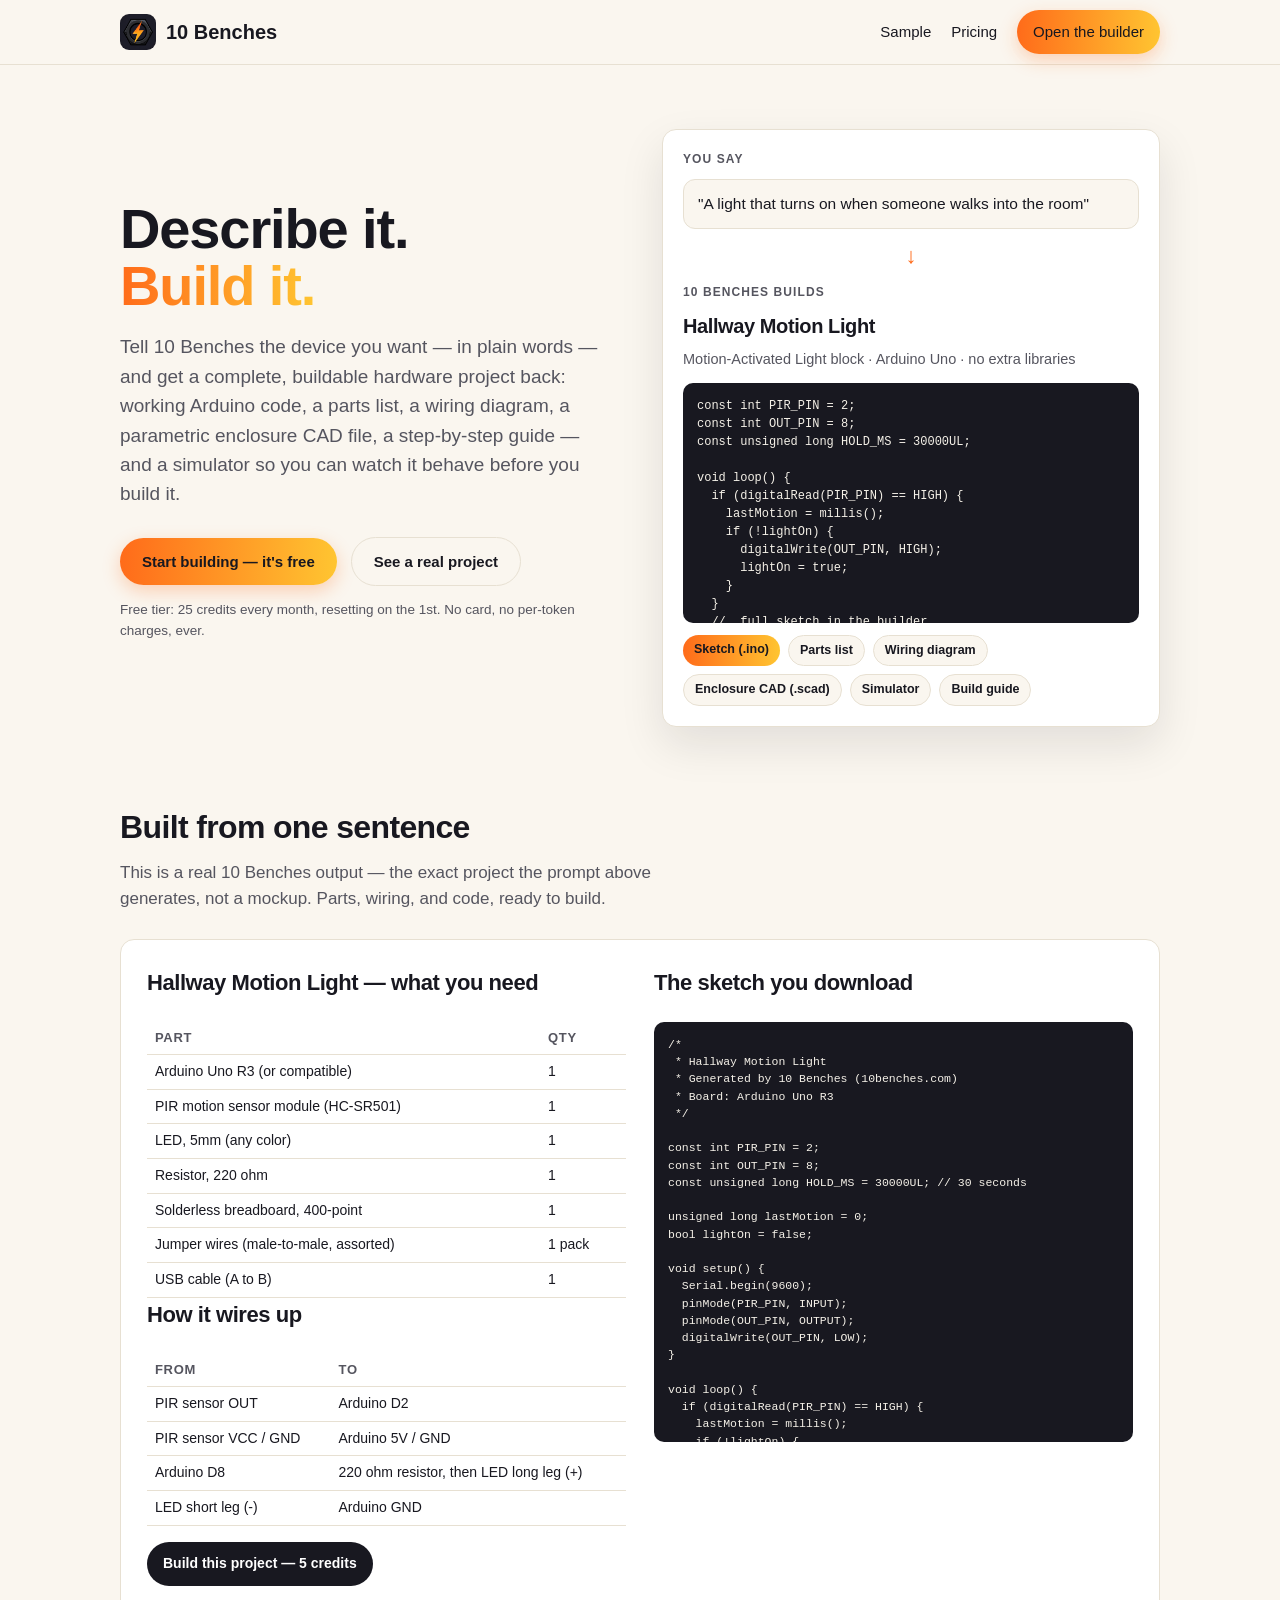
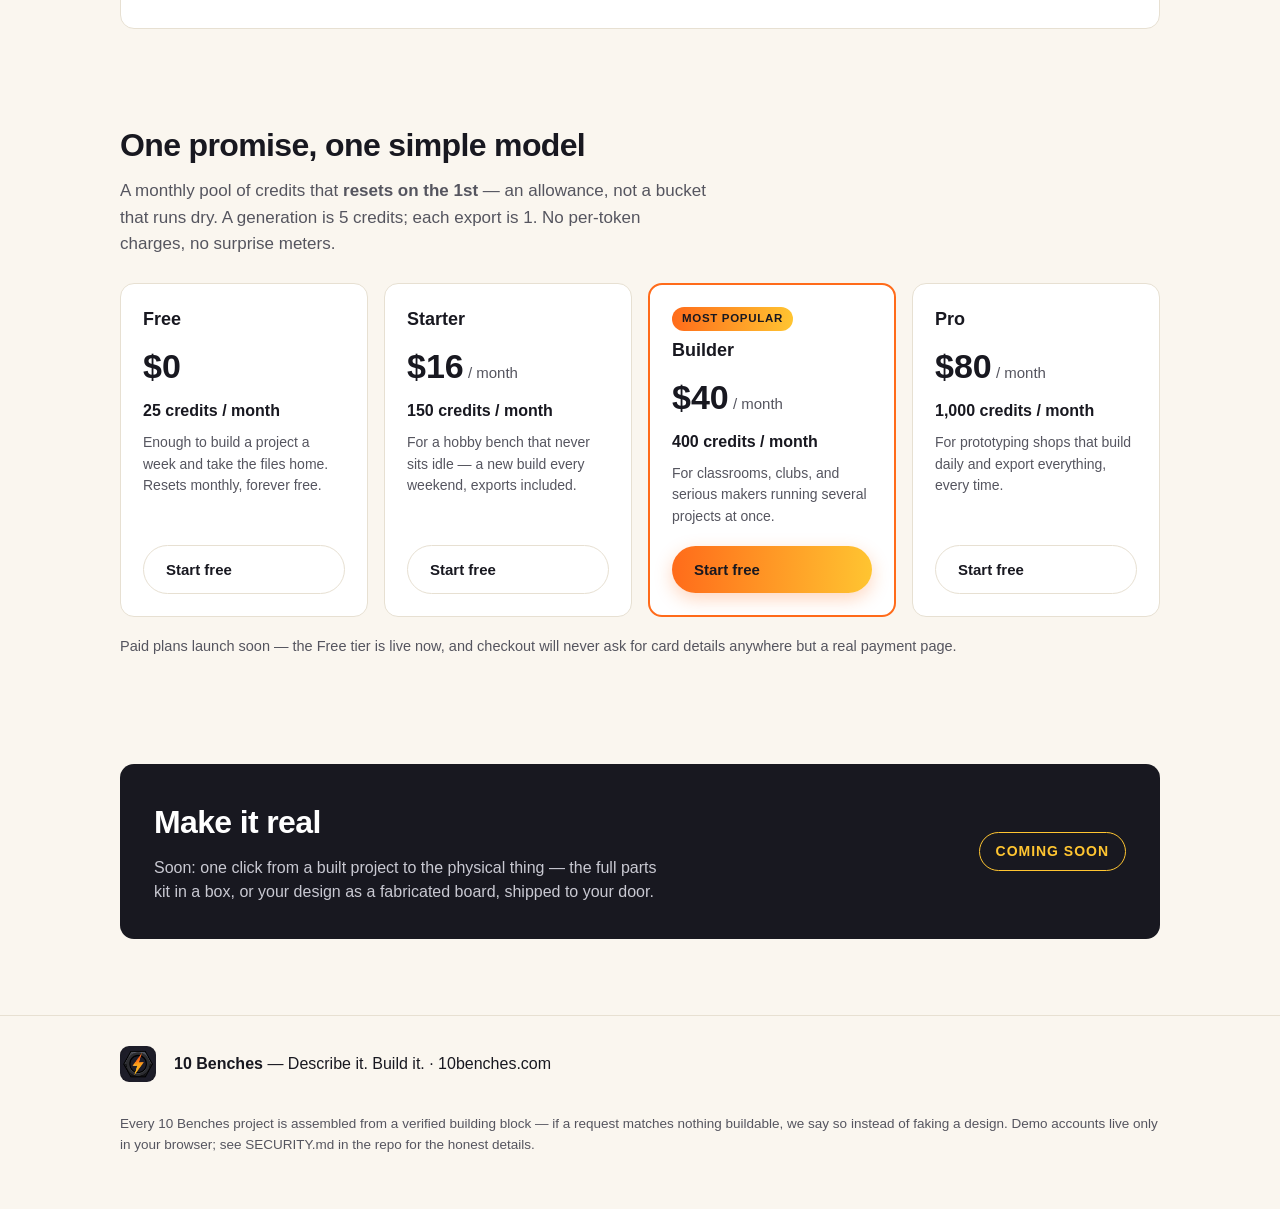
<file: index.html>
<!DOCTYPE html>
<html lang="en">
<head>
<meta charset="utf-8">
<meta name="viewport" content="width=device-width, initial-scale=1">
<meta http-equiv="Content-Security-Policy" content="default-src 'self'; script-src 'self'; style-src 'self' https://fonts.googleapis.com; font-src 'self' https://fonts.gstatic.com; img-src 'self' data:; connect-src 'none'; object-src 'none'; base-uri 'self'; form-action 'self'">
<meta name="referrer" content="strict-origin-when-cross-origin">
<meta name="description" content="10 Benches — describe a device in plain words, get a buildable Arduino project: working sketch, parts list, wiring map, and build guide. Describe it. Build it.">
<title>10 Benches — Describe it. Build it.</title>
<link rel="icon" type="image/png" href="favicon.png">
<link rel="preconnect" href="https://fonts.googleapis.com">
<link rel="preconnect" href="https://fonts.gstatic.com" crossorigin>
<link href="https://fonts.googleapis.com/css2?family=Inter:wght@400;500;600;700&family=Space+Grotesk:wght@500;700&display=swap" rel="stylesheet">
<link rel="stylesheet" href="css/styles.css">
</head>
<body>

<header class="site-header">
  <div class="wrap">
    <a class="brand-link" href="index.html" aria-label="10 Benches home">
      <img class="logo-icon" src="assets/icon-256.png" alt="">
      <span class="brand-name">10 Benches</span>
    </a>
    <nav class="main-nav">
      <a href="#sample">Sample</a>
      <a href="#pricing">Pricing</a>
      <a class="btn btn-primary btn-small" href="builder.html">Open the builder</a>
    </nav>
  </div>
</header>

<main>
  <!-- ============ HERO ============ -->
  <div class="hero">
    <div class="wrap hero-grid">
      <div>
        <h1>Describe it.<br><span class="grad-text">Build it.</span></h1>
        <p class="promise">Tell 10 Benches the device you want — in plain words — and get a complete, buildable hardware project back: working Arduino code, a parts list, a wiring diagram, a parametric enclosure CAD file, a step-by-step guide — and a simulator so you can watch it behave before you build it.</p>
        <div class="cta-row">
          <a class="btn btn-primary" href="builder.html">Start building — it's free</a>
          <a class="btn btn-ghost" href="#sample">See a real project</a>
        </div>
        <p class="fineprint">Free tier: 25 credits every month, resetting on the 1st. No card, no per-token charges, ever.</p>
      </div>

      <div class="demo-card" aria-label="Example generation">
        <div class="demo-label">You say</div>
        <div class="prompt-bubble">"A light that turns on when someone walks into the room"</div>
        <div class="demo-arrow">&#8595;</div>
        <div class="demo-label">10 Benches builds</div>
        <div class="demo-result">
          <h3>Hallway Motion Light</h3>
          <p class="sub">Motion-Activated Light block · Arduino Uno · no extra libraries</p>
          <pre>const int PIR_PIN = 2;
const int OUT_PIN = 8;
const unsigned long HOLD_MS = 30000UL;

void loop() {
  if (digitalRead(PIR_PIN) == HIGH) {
    lastMotion = millis();
    if (!lightOn) {
      digitalWrite(OUT_PIN, HIGH);
      lightOn = true;
    }
  }
  // …full sketch in the builder
}</pre>
          <div class="chip-row">
            <span class="chip hot">Sketch (.ino)</span>
            <span class="chip">Parts list</span>
            <span class="chip">Wiring diagram</span>
            <span class="chip">Enclosure CAD (.scad)</span>
            <span class="chip">Simulator</span>
            <span class="chip">Build guide</span>
          </div>
        </div>
      </div>
    </div>
  </div>

  <!-- ============ SAMPLE SHOWCASE ============ -->
  <section class="block" id="sample">
    <div class="wrap">
      <h2>Built from one sentence</h2>
      <p class="lede">This is a real 10 Benches output — the exact project the prompt above generates, not a mockup. Parts, wiring, and code, ready to build.</p>
      <div class="showcase">
        <div>
          <h3>Hallway Motion Light — what you need</h3>
          <table>
            <tr><th>Part</th><th>Qty</th></tr>
            <tr><td>Arduino Uno R3 (or compatible)</td><td>1</td></tr>
            <tr><td>PIR motion sensor module (HC-SR501)</td><td>1</td></tr>
            <tr><td>LED, 5mm (any color)</td><td>1</td></tr>
            <tr><td>Resistor, 220 ohm</td><td>1</td></tr>
            <tr><td>Solderless breadboard, 400-point</td><td>1</td></tr>
            <tr><td>Jumper wires (male-to-male, assorted)</td><td>1 pack</td></tr>
            <tr><td>USB cable (A to B)</td><td>1</td></tr>
          </table>
          <h3 style="margin-top:22px">How it wires up</h3>
          <table>
            <tr><th>From</th><th>To</th></tr>
            <tr><td>PIR sensor OUT</td><td>Arduino D2</td></tr>
            <tr><td>PIR sensor VCC / GND</td><td>Arduino 5V / GND</td></tr>
            <tr><td>Arduino D8</td><td>220 ohm resistor, then LED long leg (+)</td></tr>
            <tr><td>LED short leg (-)</td><td>Arduino GND</td></tr>
          </table>
          <p style="margin-top:18px"><a class="btn btn-dark btn-small" href="builder.html">Build this project — 5 credits</a></p>
        </div>
        <div>
          <h3>The sketch you download</h3>
          <pre>/*
 * Hallway Motion Light
 * Generated by 10 Benches (10benches.com)
 * Board: Arduino Uno R3
 */

const int PIR_PIN = 2;
const int OUT_PIN = 8;
const unsigned long HOLD_MS = 30000UL; // 30 seconds

unsigned long lastMotion = 0;
bool lightOn = false;

void setup() {
  Serial.begin(9600);
  pinMode(PIR_PIN, INPUT);
  pinMode(OUT_PIN, OUTPUT);
  digitalWrite(OUT_PIN, LOW);
}

void loop() {
  if (digitalRead(PIR_PIN) == HIGH) {
    lastMotion = millis();
    if (!lightOn) {
      digitalWrite(OUT_PIN, HIGH);
      lightOn = true;
      Serial.println("Motion - light ON");
    }
  }
  if (lightOn &amp;&amp; (millis() - lastMotion &gt; HOLD_MS)) {
    digitalWrite(OUT_PIN, LOW);
    lightOn = false;
    Serial.println("Quiet - light OFF");
  }
}</pre>
        </div>
      </div>
    </div>
  </section>

  <!-- ============ PRICING ============ -->
  <section class="block" id="pricing">
    <div class="wrap">
      <h2>One promise, one simple model</h2>
      <p class="lede">A monthly pool of credits that <strong>resets on the 1st</strong> — an allowance, not a bucket that runs dry. A generation is 5 credits; each export is 1. No per-token charges, no surprise meters.</p>
      <div class="plans">
        <div class="plan">
          <div class="pname">Free</div>
          <div class="price">$0</div>
          <div class="credits">25 credits / month</div>
          <p>Enough to build a project a week and take the files home. Resets monthly, forever free.</p>
          <a class="btn btn-ghost" href="builder.html">Start free</a>
        </div>
        <div class="plan">
          <div class="pname">Starter</div>
          <div class="price">$16<span> / month</span></div>
          <div class="credits">150 credits / month</div>
          <p>For a hobby bench that never sits idle — a new build every weekend, exports included.</p>
          <a class="btn btn-ghost" href="builder.html">Start free</a>
        </div>
        <div class="plan featured">
          <span class="badge">Most popular</span>
          <div class="pname">Builder</div>
          <div class="price">$40<span> / month</span></div>
          <div class="credits">400 credits / month</div>
          <p>For classrooms, clubs, and serious makers running several projects at once.</p>
          <a class="btn btn-primary" href="builder.html">Start free</a>
        </div>
        <div class="plan">
          <div class="pname">Pro</div>
          <div class="price">$80<span> / month</span></div>
          <div class="credits">1,000 credits / month</div>
          <p>For prototyping shops that build daily and export everything, every time.</p>
          <a class="btn btn-ghost" href="builder.html">Start free</a>
        </div>
      </div>
      <p class="pricing-note">Paid plans launch soon — the Free tier is live now, and checkout will never ask for card details anywhere but a real payment page.</p>
    </div>
  </section>

  <!-- ============ MAKE IT REAL TEASER ============ -->
  <section class="block" style="padding-top:6px">
    <div class="wrap">
      <div class="teaser">
        <div>
          <h2>Make it real</h2>
          <p>Soon: one click from a built project to the physical thing — the full parts kit in a box, or your design as a fabricated board, shipped to your door.</p>
        </div>
        <span class="soon">Coming soon</span>
      </div>
    </div>
  </section>
</main>

<footer class="site-footer">
  <div class="wrap">
    <img class="logo-icon" src="assets/icon-256.png" alt="">
    <span><strong>10 Benches</strong> — Describe it. Build it. · 10benches.com</span>
    <p class="small">Every 10 Benches project is assembled from a verified building block — if a request matches nothing buildable, we say so instead of faking a design. Demo accounts live only in your browser; see SECURITY.md in the repo for the honest details.</p>
  </div>
</footer>

</body>
</html>
</file>
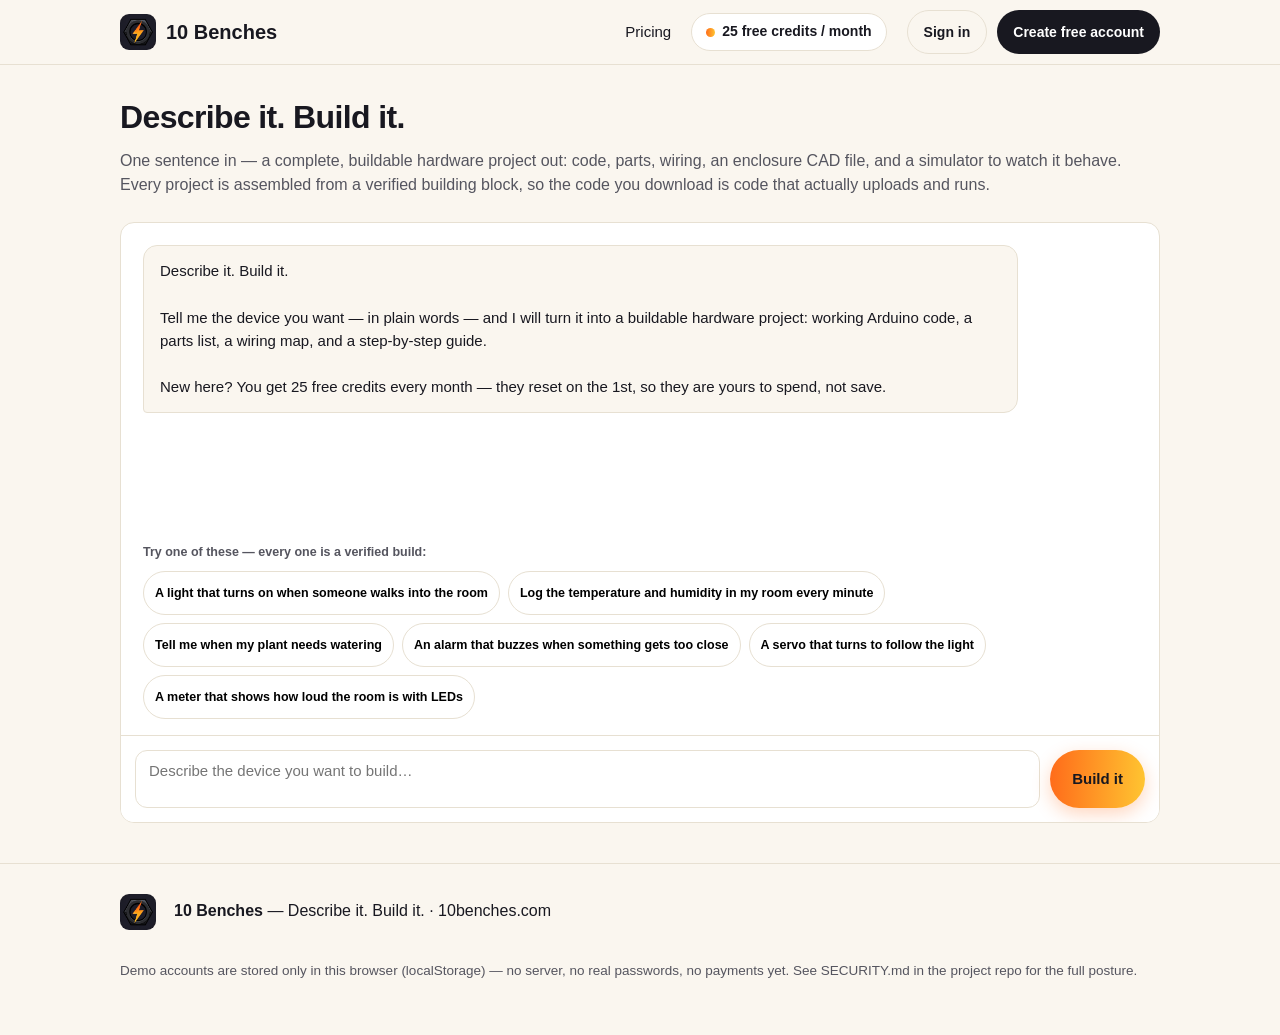
<file: builder.html>
<!DOCTYPE html>
<html lang="en">
<head>
<meta charset="utf-8">
<meta name="viewport" content="width=device-width, initial-scale=1">
<meta http-equiv="Content-Security-Policy" content="default-src 'self'; script-src 'self'; style-src 'self' https://fonts.googleapis.com; font-src 'self' https://fonts.gstatic.com; img-src 'self' data:; connect-src 'none'; object-src 'none'; base-uri 'self'; form-action 'self'">
<meta name="referrer" content="strict-origin-when-cross-origin">
<meta name="description" content="10 Benches builder — describe a device in plain words, get a buildable Arduino project: sketch, parts list, wiring map, and build guide.">
<title>Builder — 10 Benches · Describe it. Build it.</title>
<link rel="icon" type="image/png" href="favicon.png">
<link rel="preconnect" href="https://fonts.googleapis.com">
<link rel="preconnect" href="https://fonts.gstatic.com" crossorigin>
<link href="https://fonts.googleapis.com/css2?family=Inter:wght@400;500;600;700&family=Space+Grotesk:wght@500;700&display=swap" rel="stylesheet">
<link rel="stylesheet" href="css/styles.css">
</head>
<body>

<header class="site-header">
  <div class="wrap">
    <a class="brand-link" href="index.html">
      <img class="logo-icon" src="assets/icon-256.png" alt="10 Benches logo">
      <span class="brand-name">10 Benches</span>
    </a>
    <nav class="main-nav">
      <a href="index.html#pricing">Pricing</a>
      <span class="credit-pill" id="credit-pill"></span>
      <span class="account-bar" id="account-bar"></span>
    </nav>
  </div>
</header>

<main class="wrap">
  <div class="builder-head">
    <h1>Describe it. <span style="color:#FF6B1A">Build it.</span></h1>
    <p>One sentence in — a complete, buildable hardware project out: code, parts, wiring, an enclosure CAD file, and a simulator to watch it behave. Every project is assembled from a verified building block, so the code you download is code that actually uploads and runs.</p>
  </div>

  <div class="chat-shell">
    <div class="chat-log" id="chat-log"></div>
    <div class="examples" id="examples"></div>
    <form class="chat-form" id="chat-form">
      <textarea id="prompt-input" maxlength="300" placeholder="Describe the device you want to build…" aria-label="Describe the device you want to build"></textarea>
      <button class="btn btn-primary" type="submit">Build it</button>
    </form>
  </div>
</main>

<footer class="site-footer">
  <div class="wrap">
    <img class="logo-icon" src="assets/icon-256.png" alt="">
    <span><strong>10 Benches</strong> — Describe it. Build it. · 10benches.com</span>
    <p class="small">Demo accounts are stored only in this browser (localStorage) — no server, no real passwords, no payments yet. See SECURITY.md in the project repo for the full posture.</p>
  </div>
</footer>

<!-- auth modal -->
<div class="modal-backdrop" id="auth-modal" role="dialog" aria-modal="true" aria-labelledby="auth-title">
  <div class="modal">
    <h2 id="auth-title">Create your free account</h2>
    <p class="sub">25 credits every month. They reset on the 1st — an allowance, not a bucket that runs dry.</p>
    <div class="demo-note">Demo account: stored only in this browser. Please don't reuse a password from anywhere real.</div>
    <form id="auth-form">
      <div class="field" id="auth-name-field">
        <label for="auth-name">Your name</label>
        <input class="text-input" id="auth-name" type="text" maxlength="40" autocomplete="name">
      </div>
      <div class="field">
        <label for="auth-email">Email</label>
        <input class="text-input" id="auth-email" type="email" maxlength="120" autocomplete="email" required>
      </div>
      <div class="field">
        <label for="auth-password">Password</label>
        <input class="text-input" id="auth-password" type="password" maxlength="128" autocomplete="current-password" required>
      </div>
      <div class="error" id="auth-error"></div>
      <button class="btn btn-primary" id="auth-submit" type="submit" style="width:100%">Create account — 25 free credits</button>
    </form>
    <p class="switch"><button id="auth-switch" type="button">Sign in instead</button></p>
    <button class="btn btn-ghost btn-small" id="auth-close" type="button">Close</button>
  </div>
</div>

<!-- upgrade modal -->
<div class="modal-backdrop" id="upgrade-modal" role="dialog" aria-modal="true" aria-labelledby="upgrade-title">
  <div class="modal wide">
    <h2 id="upgrade-title">Bigger bench, bigger pool</h2>
    <p class="sub">Paid plans are subscriptions with a monthly credit pool that resets on the 1st — the same model as Free, just bigger. Generation is 5 credits; each export is 1.</p>
    <div class="plans" id="upgrade-plans"></div>
    <p class="error" id="upgrade-note" style="color:#55555f"></p>
    <button class="btn btn-ghost btn-small" id="upgrade-close" type="button">Close</button>
  </div>
</div>

<script src="js/util.js"></script>
<script src="js/blocks.js"></script>
<script src="js/engine.js"></script>
<script src="js/sim.js"></script>
<script src="js/account.js"></script>
<script src="js/app.js"></script>
</body>
</html>
</file>
<file: css/styles.css>
/* 10 Benches — brand stylesheet.
   Palette (brand kit): Bench Ink #181820 · Spark Orange #FF6B1A ·
   Spark Yellow #FFC531 · Bench Paper #FAF6EF · Card white #FFFFFF.
   Display: Space Grotesk. Body: Inter. */

:root {
  --ink: #181820;
  --ink-soft: #55555f;
  --spark: #FF6B1A;
  --yellow: #FFC531;
  --paper: #FAF6EF;
  --card: #FFFFFF;
  --line: #e7e0d2;
  --grad: linear-gradient(92deg, #FF6B1A 0%, #FFC531 100%);
  --radius: 14px;
  --display: 'Space Grotesk', 'Helvetica Neue', Arial, sans-serif;
  --body: 'Inter', -apple-system, 'Segoe UI', Roboto, sans-serif;
  --mono: ui-monospace, 'SF Mono', Menlo, Consolas, monospace;
}

* { box-sizing: border-box; }

html { scroll-behavior: smooth; }

body {
  margin: 0;
  font-family: var(--body);
  color: var(--ink);
  background: var(--paper);
  line-height: 1.55;
  -webkit-font-smoothing: antialiased;
}

h1, h2, h3, .display { font-family: var(--display); letter-spacing: -0.02em; }

a { color: var(--ink); }

.wrap { max-width: 1080px; margin: 0 auto; padding: 0 20px; }

/* ---------- header ---------- */
.site-header {
  position: sticky; top: 0; z-index: 40;
  background: rgba(250, 246, 239, 0.92);
  backdrop-filter: blur(8px);
  border-bottom: 1px solid var(--line);
}
.site-header .wrap {
  display: flex; align-items: center; gap: 22px; min-height: 64px;
}
.logo-lockup { height: 38px; width: auto; display: block; }
.logo-icon { height: 36px; width: 36px; border-radius: 9px; display: block; }
.brand-link { display: flex; align-items: center; gap: 10px; text-decoration: none; }
.brand-name { font-family: var(--display); font-weight: 700; font-size: 20px; }
.main-nav { display: flex; gap: 20px; margin-left: auto; align-items: center; }
.main-nav a { text-decoration: none; font-weight: 500; font-size: 15px; }
.main-nav a:hover { color: var(--spark); }

/* ---------- buttons ---------- */
.btn {
  display: inline-block; border: none; cursor: pointer; text-decoration: none;
  font-family: var(--body); font-weight: 600; font-size: 15px;
  padding: 12px 22px; border-radius: 999px; color: var(--ink);
  background: var(--card); border: 1px solid var(--line);
}
.btn-primary { background: var(--grad); border: none; color: var(--ink); box-shadow: 0 6px 18px rgba(255, 107, 26, 0.28); }
.btn-primary:hover { filter: brightness(1.05); }
.btn-dark { background: var(--ink); color: #fff; border: none; }
.btn-small { padding: 8px 16px; font-size: 14px; min-height: 44px; display: inline-flex; align-items: center; justify-content: center; }
.btn[disabled] { opacity: 0.55; cursor: not-allowed; box-shadow: none; }
.btn-ghost { background: transparent; border: 1px solid var(--line); }

/* ---------- hero ---------- */
.hero { padding: 64px 0 30px; }
.hero-grid { display: grid; grid-template-columns: 1fr 1fr; gap: 44px; align-items: center; }
.hero h1 { font-size: 56px; line-height: 1.02; margin: 0 0 18px; }
.hero h1 .grad-text {
  background: var(--grad); -webkit-background-clip: text; background-clip: text; color: transparent;
}
.hero .promise { font-size: 19px; color: var(--ink-soft); margin: 0 0 28px; max-width: 46ch; }
.hero .cta-row { display: flex; gap: 14px; align-items: center; flex-wrap: wrap; }
.hero .fineprint { font-size: 13.5px; color: var(--ink-soft); margin-top: 14px; }

/* demo moment card */
.demo-card {
  background: var(--card); border: 1px solid var(--line); border-radius: var(--radius);
  padding: 20px; box-shadow: 0 18px 44px rgba(24, 24, 32, 0.10);
}
.demo-label { font-size: 12px; font-weight: 700; letter-spacing: 0.09em; text-transform: uppercase; color: var(--ink-soft); margin-bottom: 10px; }
.prompt-bubble {
  background: var(--paper); border: 1px solid var(--line); border-radius: 12px;
  padding: 12px 14px; font-size: 15.5px;
}
.demo-arrow { text-align: center; font-size: 22px; margin: 10px 0; color: var(--spark); font-weight: 700; }
.demo-result h3 { margin: 0 0 6px; font-size: 20px; }
.demo-result .sub { color: var(--ink-soft); font-size: 14.5px; margin: 0 0 12px; }
.demo-result pre {
  background: var(--ink); color: #f5f1e8; border-radius: 10px; padding: 14px;
  font-family: var(--mono); font-size: 12px; line-height: 1.5; overflow-x: auto; margin: 0 0 12px;
  max-height: 240px; overflow-y: auto;
}
.chip-row { display: flex; gap: 8px; flex-wrap: wrap; }
.chip {
  font-size: 12.5px; font-weight: 600; background: var(--paper); border: 1px solid var(--line);
  border-radius: 999px; padding: 5px 11px;
}
.chip.hot { background: var(--grad); border: none; }

/* ---------- sections ---------- */
section.block { padding: 46px 0; }
section.block h2 { font-size: 32px; margin: 0 0 8px; }
section.block .lede { color: var(--ink-soft); font-size: 17px; margin: 0 0 26px; max-width: 62ch; }

.showcase {
  background: var(--card); border: 1px solid var(--line); border-radius: var(--radius);
  padding: 26px; display: grid; grid-template-columns: 1fr 1fr; gap: 28px;
}
.showcase h3 { margin-top: 0; font-size: 22px; }
.showcase table { width: 100%; border-collapse: collapse; font-size: 14px; }
.showcase th, .showcase td { text-align: left; padding: 6px 8px; border-bottom: 1px solid var(--line); vertical-align: top; }
.showcase th { font-family: var(--display); font-size: 13px; text-transform: uppercase; letter-spacing: 0.05em; color: var(--ink-soft); }
.showcase pre {
  background: var(--ink); color: #f5f1e8; border-radius: 10px; padding: 14px;
  font-family: var(--mono); font-size: 11.5px; line-height: 1.5; overflow: auto; max-height: 420px; margin: 0;
}

/* ---------- pricing ---------- */
.plans { display: grid; grid-template-columns: repeat(4, 1fr); gap: 16px; }
.plan {
  background: var(--card); border: 1px solid var(--line); border-radius: var(--radius);
  padding: 22px; display: flex; flex-direction: column; gap: 6px;
}
.plan.featured { border: 2px solid var(--spark); }
.plan .pname { font-family: var(--display); font-weight: 700; font-size: 18px; }
.plan .price { font-family: var(--display); font-size: 34px; font-weight: 700; }
.plan .price span { font-size: 15px; color: var(--ink-soft); font-weight: 500; }
.plan .credits { font-weight: 600; }
.plan p { color: var(--ink-soft); font-size: 14px; margin: 2px 0 12px; flex: 1; }
.plan .badge {
  align-self: flex-start; font-size: 11.5px; font-weight: 700; letter-spacing: 0.06em;
  text-transform: uppercase; background: var(--grad); border-radius: 999px; padding: 3px 10px;
}
.pricing-note { color: var(--ink-soft); font-size: 14.5px; margin-top: 18px; }

/* ---------- make it real teaser ---------- */
.teaser {
  background: var(--ink); color: #f5f1e8; border-radius: var(--radius);
  padding: 34px; display: flex; gap: 24px; align-items: center; flex-wrap: wrap;
}
.teaser h2 { color: #fff; margin: 0 0 6px; font-size: 28px; }
.teaser p { margin: 0; color: #c9c9d2; max-width: 58ch; }
.teaser .soon {
  margin-left: auto; font-family: var(--display); font-weight: 700; font-size: 14px;
  border: 1px solid var(--yellow); color: var(--yellow); border-radius: 999px; padding: 8px 16px;
  text-transform: uppercase; letter-spacing: 0.07em;
}

/* ---------- footer ---------- */
.site-footer { border-top: 1px solid var(--line); padding: 30px 0 40px; margin-top: 30px; }
.site-footer .wrap { display: flex; gap: 18px; align-items: center; flex-wrap: wrap; }
.site-footer .small { color: var(--ink-soft); font-size: 13.5px; width: 100%; }

/* ---------- builder ---------- */
.builder-head { padding: 28px 0 6px; }
.builder-head h1 { font-size: 32px; margin: 0 0 6px; }
.builder-head p { color: var(--ink-soft); margin: 0; }
.credit-pill {
  display: inline-flex; align-items: center; gap: 7px; font-weight: 700; font-size: 14px;
  background: var(--card); border: 1px solid var(--line); border-radius: 999px; padding: 7px 14px;
}
.credit-pill .dot { width: 9px; height: 9px; border-radius: 50%; background: var(--grad); }
.account-bar { display: flex; gap: 10px; align-items: center; margin-left: auto; }
.account-bar .who { font-size: 14px; color: var(--ink-soft); }

.chat-shell {
  background: var(--card); border: 1px solid var(--line); border-radius: var(--radius);
  margin: 18px 0 40px; display: flex; flex-direction: column; overflow: hidden;
}
.chat-log { padding: 22px; display: flex; flex-direction: column; gap: 16px; min-height: 320px; }
.msg { max-width: 88%; padding: 13px 16px; border-radius: 14px; font-size: 15px; white-space: pre-wrap; word-wrap: break-word; }
.msg.user { align-self: flex-end; background: var(--ink); color: #fff; border-bottom-right-radius: 4px; }
.msg.bot { align-self: flex-start; background: var(--paper); border: 1px solid var(--line); border-bottom-left-radius: 4px; }
.msg.bot strong { font-family: var(--display); }

.chat-form { border-top: 1px solid var(--line); padding: 14px; display: flex; gap: 10px; background: #fff; }
.chat-form textarea {
  flex: 1; min-width: 0; resize: none; font-family: var(--body); font-size: 15px; padding: 11px 13px;
  border: 1px solid var(--line); border-radius: 12px; min-height: 46px; max-height: 120px;
}
.examples { padding: 0 22px 16px; display: flex; gap: 8px; flex-wrap: wrap; }
.examples .chip { cursor: pointer; background: #fff; }
.examples .chip:hover { border-color: var(--spark); color: var(--spark); }
.examples-label { width: 100%; font-size: 12.5px; color: var(--ink-soft); font-weight: 600; }

/* params + project cards (rendered inside chat) */
.card {
  align-self: stretch; max-width: 100%; background: #fff; border: 1px solid var(--line);
  border-radius: var(--radius); padding: 20px;
}
.card h3 { margin: 0 0 4px; font-size: 20px; overflow-wrap: anywhere; }
.account-bar .who { overflow-wrap: anywhere; }
/* Interactive chips are buttons: give them a real tap target. Decorative
   span chips (demo card) keep their compact size. */
button.chip { min-height: 44px; display: inline-flex; align-items: center; }
.card .sub { color: var(--ink-soft); font-size: 14.5px; margin: 0 0 14px; }
.param-grid { display: grid; grid-template-columns: 1fr 1fr; gap: 12px 18px; margin-bottom: 6px; }
.param label { display: block; font-size: 13px; font-weight: 600; margin-bottom: 5px; }
.param .help { font-size: 12px; color: var(--ink-soft); margin-top: 4px; }
.param input[type="number"], .param select, .param input[type="text"], .text-input {
  width: 100%; padding: 9px 11px; border: 1px solid var(--line); border-radius: 9px;
  font-family: var(--body); font-size: 14.5px; background: #fff;
}
.param.bool { display: flex; gap: 9px; align-items: flex-start; }
.param.bool input { margin-top: 3px; }
.param.bool label { margin: 0; }
.card .actions { display: flex; gap: 10px; flex-wrap: wrap; margin-top: 14px; align-items: center; }
.cost-note { font-size: 13px; color: var(--ink-soft); }
.project-tabs { display: flex; gap: 8px; flex-wrap: wrap; margin: 12px 0; }
.project-tabs .chip { cursor: pointer; background: var(--paper); }
.project-tabs .chip.active { background: var(--ink); color: #fff; border-color: var(--ink); }
.project-pane pre {
  background: var(--ink); color: #f5f1e8; border-radius: 10px; padding: 14px;
  font-family: var(--mono); font-size: 12px; line-height: 1.55; overflow: auto; max-height: 430px; margin: 0;
}
.project-pane table { width: 100%; border-collapse: collapse; font-size: 14px; }
.project-pane th, .project-pane td { text-align: left; padding: 6px 8px; border-bottom: 1px solid var(--line); vertical-align: top; }
.project-pane ol { margin: 6px 0; padding-left: 20px; }
.project-pane li { margin-bottom: 6px; font-size: 14.5px; }

/* ---------- modals ---------- */
.modal-backdrop {
  position: fixed; inset: 0; background: rgba(24, 24, 32, 0.55);
  display: none; align-items: center; justify-content: center; z-index: 80; padding: 18px;
}
.modal-backdrop.open { display: flex; }
.modal {
  background: #fff; border-radius: var(--radius); max-width: 430px; width: 100%;
  padding: 26px; max-height: 88vh; overflow-y: auto;
}
.modal.wide { max-width: 760px; }
.modal h2 { margin: 0 0 6px; font-size: 24px; }
.modal .sub { color: var(--ink-soft); font-size: 14.5px; margin: 0 0 16px; }
.modal .field { margin-bottom: 13px; }
.modal .field label { display: block; font-size: 13px; font-weight: 600; margin-bottom: 5px; }
.modal .error { color: #b3261e; font-size: 14px; min-height: 20px; margin: 8px 0; }
.modal .switch { font-size: 14px; color: var(--ink-soft); margin-top: 14px; }
.modal .switch button { background: none; border: none; color: var(--spark); font-weight: 700; cursor: pointer; font-size: 14px; padding: 0; }
.modal .plans { grid-template-columns: repeat(2, 1fr); }
.demo-note {
  background: var(--paper); border: 1px dashed var(--spark); border-radius: 10px;
  padding: 10px 13px; font-size: 13px; color: var(--ink-soft); margin-bottom: 14px;
}

/* ---------- simulator ---------- */
.sim-panel h3 { margin: 0 0 4px; font-size: 20px; }
.sim-panel h4 { margin: 0 0 10px; font-size: 14px; text-transform: uppercase; letter-spacing: 0.06em; color: var(--ink-soft); }
.sim-note {
  background: var(--paper); border: 1px dashed var(--spark); border-radius: 10px;
  padding: 10px 13px; font-size: 13.5px; color: var(--ink-soft); margin: 0 0 10px;
}
.sim-controls { display: flex; gap: 14px; align-items: center; margin: 12px 0 16px; flex-wrap: wrap; }
.sim-controls label { font-size: 13.5px; font-weight: 600; }
.sim-controls select {
  padding: 6px 9px; border: 1px solid var(--line); border-radius: 8px;
  font-family: var(--body); font-size: 14px; background: #fff;
}
.sim-grid { display: grid; grid-template-columns: 1fr 1fr; gap: 22px; }
.sim-input { margin-bottom: 13px; font-size: 14px; }
.sim-input label { font-weight: 600; font-size: 13.5px; }
.sim-input input[type="range"] { width: 100%; accent-color: var(--spark); display: block; margin: 6px 0 2px; }
.sim-input input[type="checkbox"] { margin-right: 4px; }
.sim-input-value { font-size: 12.5px; color: var(--ink-soft); font-weight: 700; }
.sim-out-row { display: flex; gap: 10px; align-items: center; margin: 7px 0; font-size: 14.5px; flex-wrap: wrap; }
.sim-out-label { color: var(--ink-soft); font-size: 13px; font-weight: 600; min-width: 118px; }
.sim-led {
  width: 17px; height: 17px; border-radius: 50%; background: #d9d3c3;
  border: 1px solid var(--line); display: inline-block; flex: none;
}
.sim-led.on { background: var(--yellow); border-color: #d9a400; box-shadow: 0 0 12px 3px rgba(255, 197, 49, 0.65); }
.sim-bar {
  height: 14px; background: var(--paper); border: 1px solid var(--line);
  border-radius: 999px; position: relative; overflow: hidden; margin: 8px 0 12px;
}
.sim-bar .fill { position: absolute; top: 0; bottom: 0; left: 0; background: var(--grad); }
.sim-bar .marker { position: absolute; top: 0; bottom: 0; width: 3px; background: var(--ink); }
.sim-scene { border-radius: 10px; border: 1px solid var(--line); padding: 16px; min-height: 96px; margin-bottom: 12px; }
.sim-lamp {
  width: 28px; height: 28px; border-radius: 50%; background: #cfc9ba;
  border: 1px solid rgba(0, 0, 0, 0.25); margin-bottom: 10px;
}
.sim-lamp.on { background: var(--yellow); box-shadow: 0 0 30px 10px rgba(255, 197, 49, 0.8); }
.sim-scene-text { color: #f5f1e8; font-size: 13.5px; font-weight: 600; text-shadow: 0 1px 3px rgba(0, 0, 0, 0.55); }
.sim-log {
  font-family: var(--mono); font-size: 12px; background: var(--ink); color: #f5f1e8;
  border-radius: 10px; padding: 10px 12px; max-height: 148px; overflow-y: auto; line-height: 1.6;
}
.sim-graph { width: 100%; height: 64px; background: #fff; border: 1px solid var(--line); border-radius: 10px; margin-bottom: 10px; }
.sim-track {
  height: 20px; background: var(--paper); border: 1px solid var(--line);
  border-radius: 999px; position: relative; margin: 8px 0 12px;
}
.sim-zone { position: absolute; top: 0; bottom: 0; left: 0; background: rgba(179, 38, 30, 0.30); border-radius: 999px 0 0 999px; }
.sim-obj {
  position: absolute; top: 2px; width: 14px; height: 14px; border-radius: 50%;
  background: var(--ink); transform: translateX(-7px);
}
.sim-dial {
  width: 132px; height: 70px; border: 1px solid var(--line); border-bottom: none;
  border-radius: 132px 132px 0 0; background: var(--paper); position: relative; margin: 6px 0 12px;
}
.sim-arm {
  position: absolute; left: 50%; bottom: 0; width: 5px; height: 56px; margin-left: -2.5px;
  background: var(--spark); border-radius: 3px; transform-origin: 50% 100%;
}

/* ---------- responsive ---------- */
@media (max-width: 900px) {
  .hero-grid, .showcase { grid-template-columns: 1fr; }
  .plans { grid-template-columns: repeat(2, 1fr); }
  .hero h1 { font-size: 42px; }
  .param-grid, .sim-grid { grid-template-columns: 1fr; }
  .msg { max-width: 96%; }
}
@media (max-width: 560px) {
  .plans, .modal .plans { grid-template-columns: 1fr; }
  .main-nav a:not(.btn) { display: none; }
  /* Builder header carries brand + credit pill + account bar: at phone
     widths that row cannot fit on one line, so let it wrap instead of
     overflowing horizontally. */
  .site-header .wrap { flex-wrap: wrap; gap: 8px 14px; padding-top: 8px; padding-bottom: 8px; }
  .main-nav { flex-wrap: wrap; gap: 10px; }
  .account-bar { flex-wrap: wrap; margin-left: 0; }
  .chat-log { padding: 14px; }
  .card { padding: 16px; }
  .project-pane table { font-size: 13px; }
}
</file>
